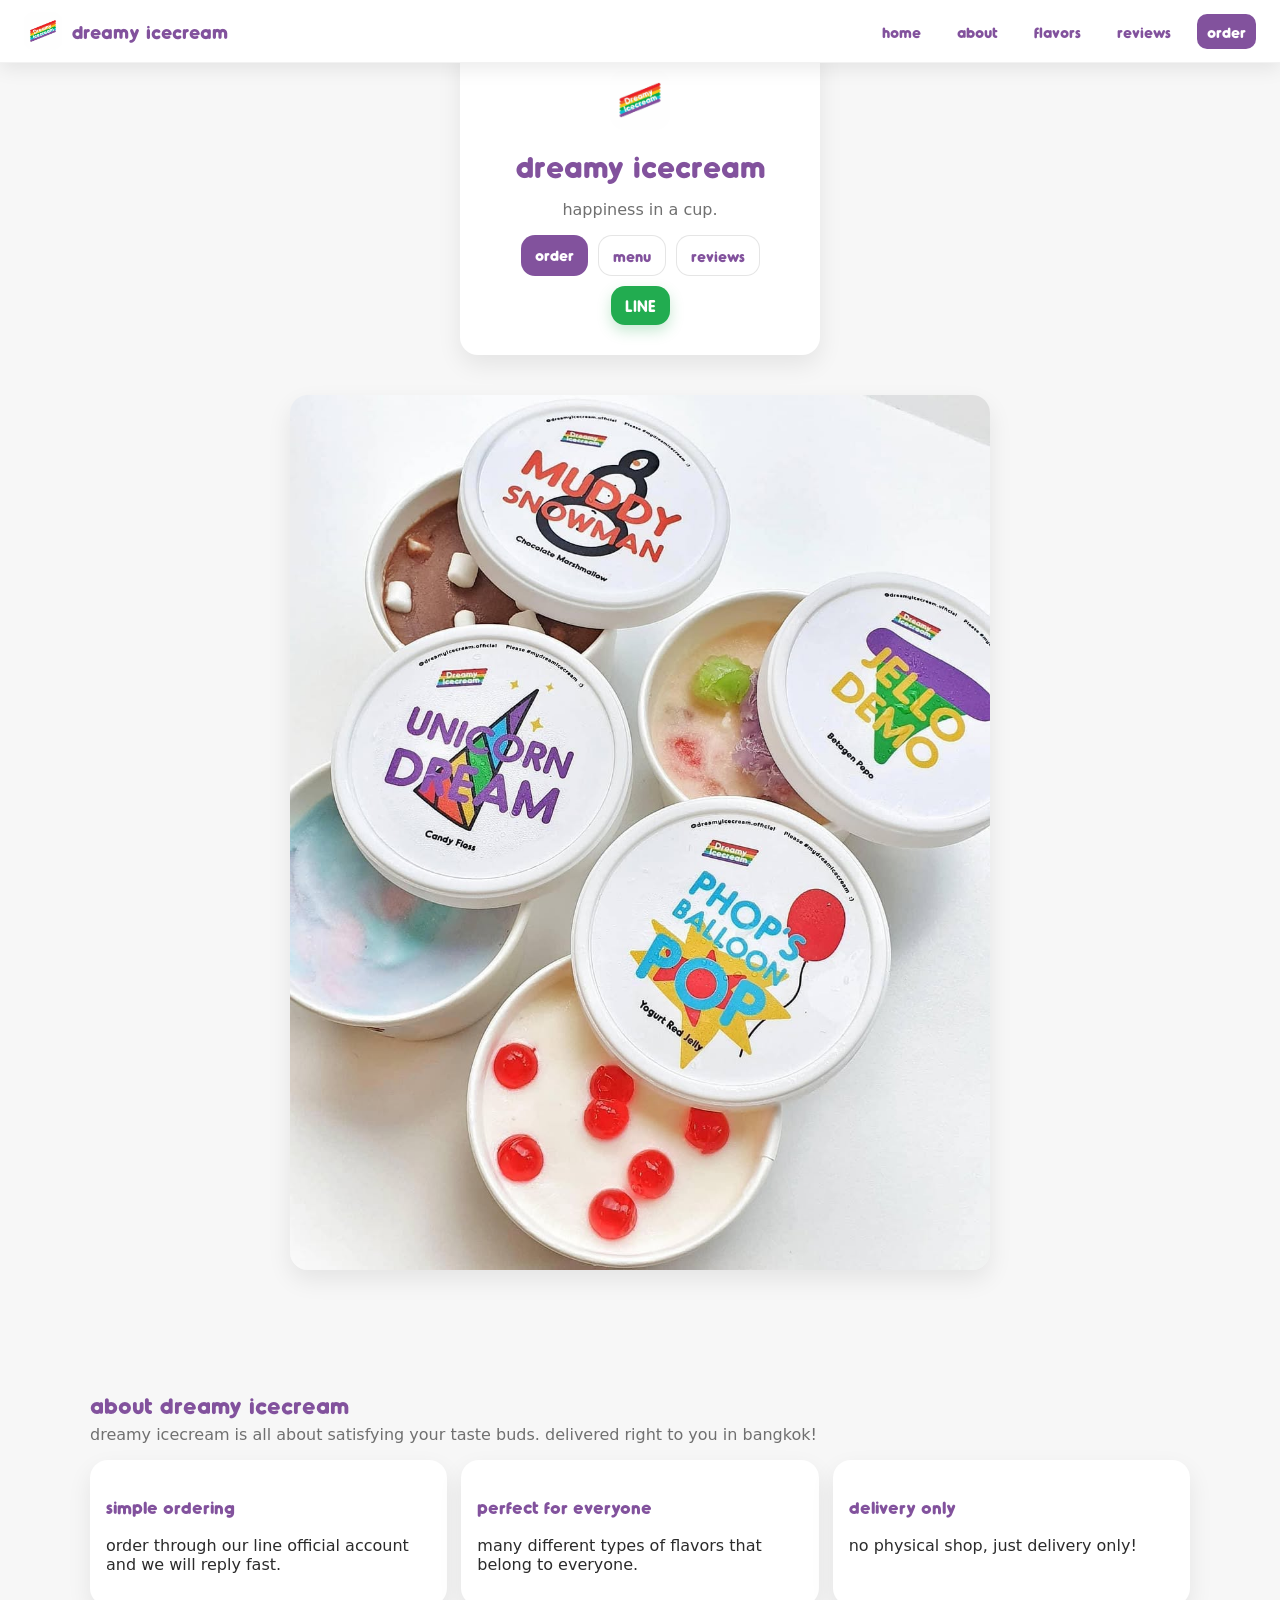
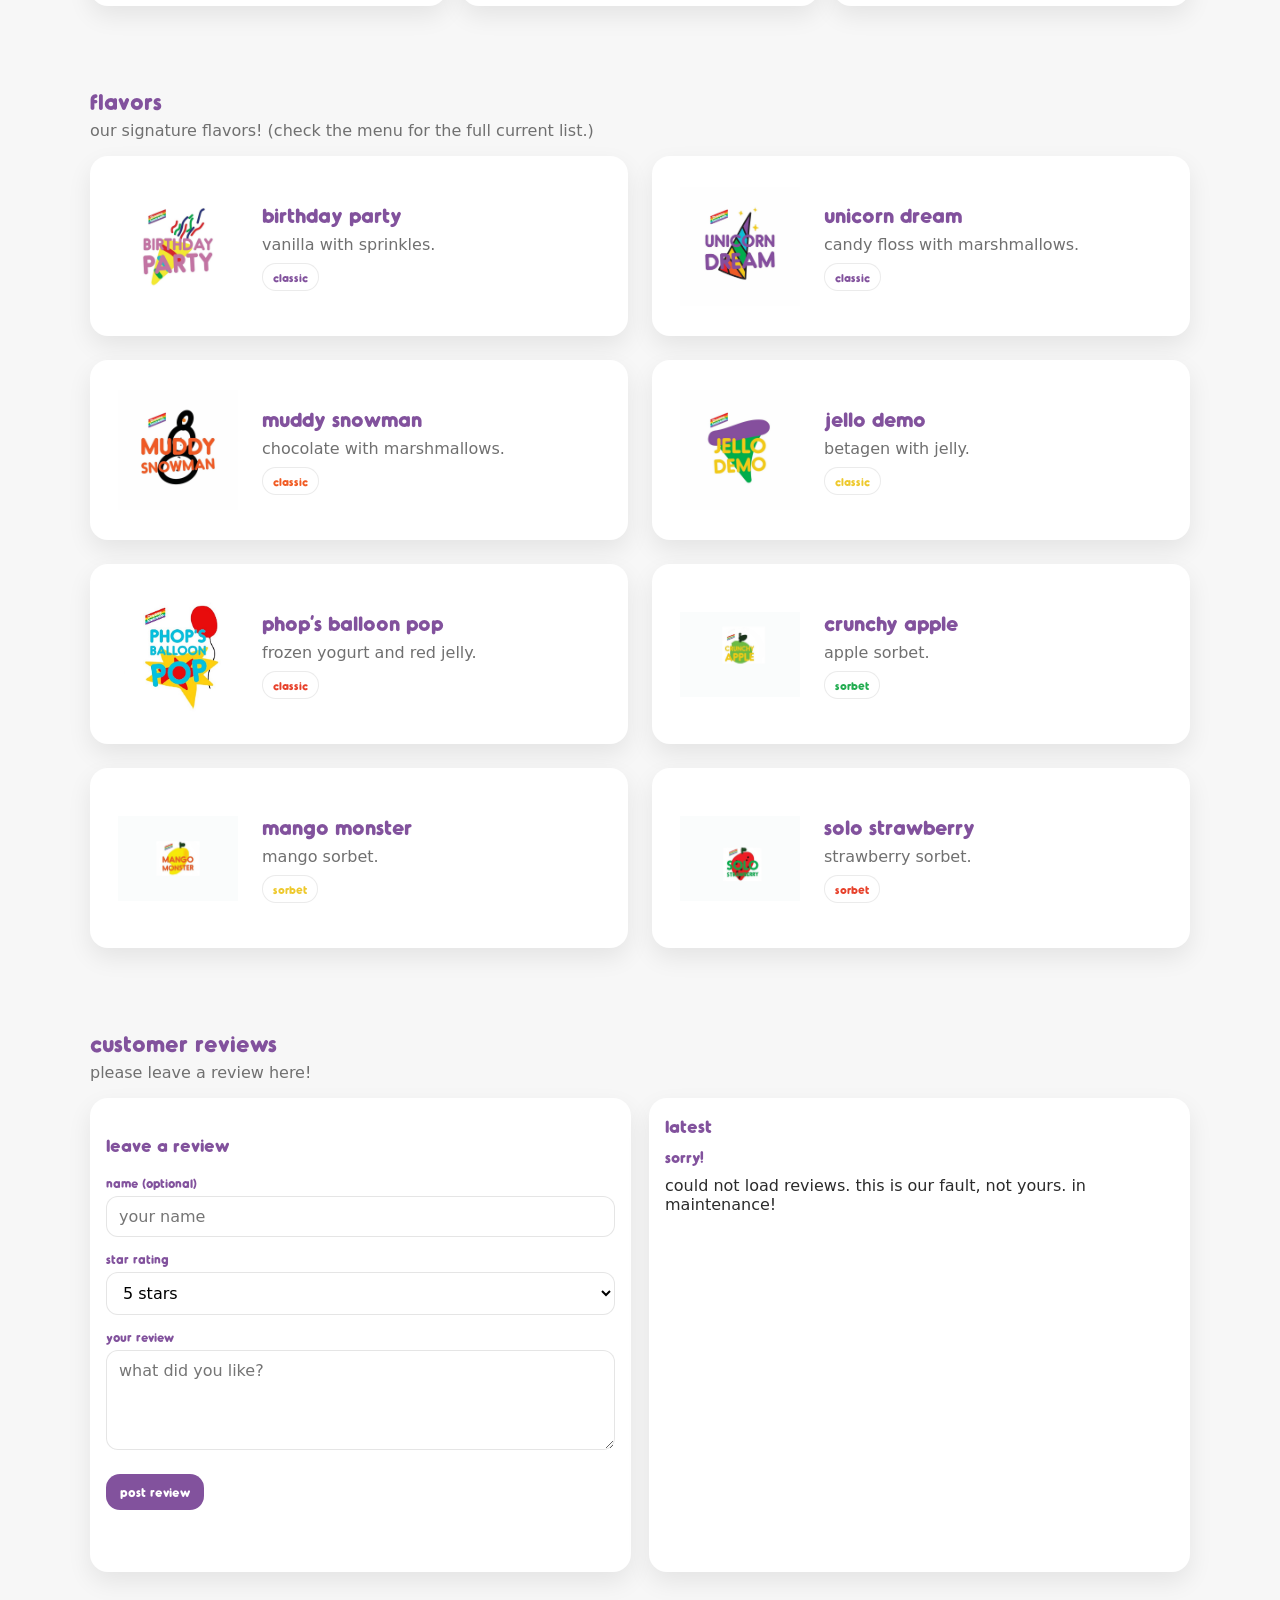
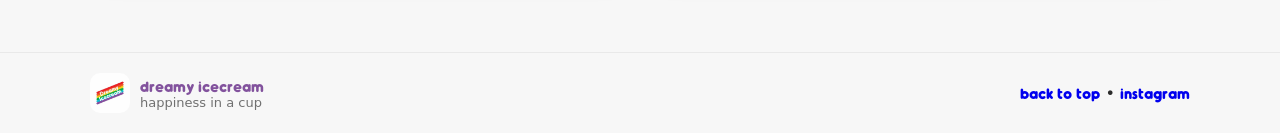
<file: index.html>
<!doctype html>
<html lang="en">
<head>
  <meta charset="utf-8" />
  <meta name="viewport" content="width=device-width,initial-scale=1" />
  <title>dreamy icecream — happiness in a cup</title>
  <meta name="description" content="dreamy icecream — bangkok delivery. happiness in a cup." />
  <link rel="stylesheet" href="style.css" />
</head>
<body>
  <header class="topbar">
    <div class="container topbar-inner">
      <a class="brand" href="#home" aria-label="dreamy icecream home">
        <img class="brand-mark" src="assets/logo.jpg" alt="dreamy icecream logo" />
        <span class="brand-text">dreamy icecream</span>
      </a>
      <nav class="nav" aria-label="site navigation">
  <a href="#home">home</a>
  <a href="#about">about</a>
  <a href="#flavors">flavors</a>
  <a href="#reviews">reviews</a>
  <a href="#order" class="nav-cta">order</a>
</nav>

      
    </div>
  </header>

  <main id="home">
    <section class="hero" id="home">
      <div class="container hero-clean">
        <div class="hero-center">
          <img class="hero-logo-big" src="assets/logo.jpg" alt="dreamy icecream logo" />
          <h1>dreamy icecream</h1>
          <p class="lead lead-center">happiness in a cup.</p>

          <div class="hero-buttons">
            <a class="btn btn-primary" href="#order">order</a>
            <a class="btn btn-ghost" href="#menu">menu</a>
            <a class="btn btn-ghost" href="#reviews">reviews</a>
            <a href="https://line.me/R/ti/p/%40414mnkzs" target="_blank" class="btn btn-line">LINE</a>
          </div>

       
        </div>

        <div class="hero-photo-card" aria-hidden="true">
          <img class="hero-photo-soft" src="assets/cups.jpg" alt="" />
        </div>
      </div>
    </section>

    <section class="section" id="about">
      <div class="container">
        <div class="section-head">
          <h2>about dreamy icecream</h2>
          <p>
            dreamy icecream is all about satisfying your taste buds. delivered right to you in bangkok!
          </p>
        </div>

        <div class="grid-3">
          <div class="card">
            <h3>simple ordering</h3>
            <p>order through our line official account and we will reply fast.</p>
          </div>
          <div class="card">
            <h3>perfect for everyone</h3>
            <p>many different types of flavors that belong to everyone.</p>
          </div>
          <div class="card">
            <h3>delivery only</h3>
            <p>no physical shop, just delivery only!</p>
          </div>
        </div>
      </div>
    </section>

  <section class="section" id="flavors">
  <div class="container">
    <div class="section-head">
      <h2>flavors</h2>
      <p>our signature flavors! (check the menu for the full current list.)</p>
    </div>

    <div class="flavor-grid">

      <a class="flavor-card flavor-link" href="birthday-party.html">
        <div class="flavor-imgwrap">
          <img src="assets/birthday_party.jpg">
        </div>
        <div class="flavor-body">
          <h3>birthday party</h3>
          <p>vanilla with sprinkles.</p>
          <span class="pill pill-purple">classic</span>
        </div>
      </a>

      <a class="flavor-card flavor-link" href="unicorn-dream.html">
        <div class="flavor-imgwrap">
          <img src="assets/unicorn_dream.jpg">
        </div>
        <div class="flavor-body">
          <h3>unicorn dream</h3>
          <p>candy floss with marshmallows.</p>
          <span class="pill pill-purple">classic</span>
        </div>
      </a>

      <a class="flavor-card flavor-link" href="muddy-snowman.html">
        <div class="flavor-imgwrap">
          <img src="assets/muddy_snowman.jpg">
        </div>
        <div class="flavor-body">
          <h3>muddy snowman</h3>
          <p>chocolate with marshmallows.</p>
          <span class="pill pill-orange">classic</span>
        </div>
      </a>

      <a class="flavor-card flavor-link" href="jello-demo.html">
        <div class="flavor-imgwrap">
          <img src="assets/phops_balloon_pop.jpg">
        </div>
        <div class="flavor-body">
          <h3>jello demo</h3>
          <p>betagen with jelly.</p>
          <span class="pill pill-yellow">classic</span>
        </div>
      </a>

      <!-- ✅ FIXED PHOP -->
      <a class="flavor-card flavor-link" href="phops-balloon-pop.html">
        <div class="flavor-imgwrap">
          <img src="assets/jello_demo.jpg">
        </div>
        <div class="flavor-body">
          <h3>phop’s balloon pop</h3>
          <p>frozen yogurt and red jelly.</p>
          <span class="pill pill-red">classic</span>
        </div>
      </a>

      <!-- ✅ FIXED CRUNCHY APPLE -->
      <a class="flavor-card flavor-link" href="crunchy-apple.html">
        <div class="flavor-imgwrap">
          <img src="assets/crunchy_apple.png">
        </div>
        <div class="flavor-body">
          <h3>crunchy apple</h3>
          <p>apple sorbet.</p>
          <span class="pill pill-green">sorbet</span>
        </div>
      </a>

      <!-- others (no page yet) -->
      <a class="flavor-card flavor-link" href="mango-monster.html">
  <div class="flavor-imgwrap">
    <img src="assets/mango_monster.png" alt="mango monster">
  </div>
  <div class="flavor-body">
    <h3>mango monster</h3>
    <p>mango sorbet.</p>
    <span class="pill pill-yellow">sorbet</span>
  </div>
</a>
    <a class="flavor-card flavor-link" href="solo-strawberry.html">
  <div class="flavor-imgwrap">
    <img src="assets/solo_strawberry.png" alt="solo strawberry">
  </div>
  <div class="flavor-body">
    <h3>solo strawberry</h3>
    <p>strawberry sorbet.</p>
    <span class="pill pill-red">sorbet</span>
  </div>
</a>

    </div>
  </div>
</section>
    
    <section class="section" id="reviews">
      <div class="container">
        <div class="section-head">
          <h2>customer reviews</h2>
          <p>please leave a review here!</p>
        </div>

        <div class="reviews-grid">
          <div class="card">
            <h3>leave a review</h3>

        
            <form id="review-form" class="review-form">
              <label class="field">
                <span class="label">name (optional)</span>
                <input class="input" type="text" id="review-name" placeholder="your name" maxlength="30" />
              </label>

              <label class="field">
                <span class="label">star rating</span>
                <select class="input" id="review-stars" required>
                  <option value="5">5 stars</option>
                  <option value="4">4 stars</option>
                  <option value="3">3 stars</option>
                  <option value="2">2 stars</option>
                  <option value="1">1 star</option>
                </select>
              </label>

              <label class="field">
                <span class="label">your review</span>
                <textarea class="input textarea" id="review-text" placeholder="what did you like?" maxlength="240" required></textarea>
              </label>

              <div class="order-actions">
                <button class="btn btn-primary" type="submit">post review</button>
              </div>

              <p class="muted tiny" id="review-status"></p>
            </form>
          </div>

          <div class="card">
            <div class="reviews-head">
              <h3>latest</h3>
              <div class="rating-pill" id="rating-pill">loading…</div>
            </div>
            <div id="reviews-list" class="reviews-list"></div>
          </div>
        </div>
      </div>
    </section>


    <footer class="footer">
      <div class="container footer-inner">
        <div class="footer-left">
          <img class="footer-logo" src="assets/logo.jpg" alt="dreamy icecream logo" />
          <div>
            <div class="footer-title">dreamy icecream</div>
            <div class="footer-sub">happiness in a cup</div>
          </div>
        </div>

        <div class="footer-right">
          <a href="#home">back to top</a>
          <span class="dot">•</span>
          <a href="https://instagram.com/dreamyicecream.official" target="_blank" rel="noreferrer">instagram</a>
        </div>
      </div>
    </footer>
  </main>

  <script>
    // instagram copy
    const copy = async (text) => {
      try { await navigator.clipboard.writeText(text); return true; }
      catch { return false; }
    };

    const igBtn = document.getElementById('copy-ig');
    igBtn?.addEventListener('click', async () => {
      const ok = await copy('@dreamyicecream.official');
      igBtn.textContent = ok ? 'copied' : 'copy failed';
      setTimeout(() => (igBtn.textContent = 'copy handle'), 1100);
    });

    // ---------------------------
    // shared reviews (supabase)
    // ---------------------------
    // 1) create a supabase project
    // 2) create table + rls (see readme.txt)
    // 3) paste your keys here:

    const SUPABASE_URL = "https://npjbgelehfoajubufnkg.supabase.co";
    const SUPABASE_ANON_KEY = "sb_publishable_pNUCo04Smp1V0dP4wvX4iQ_PvUn9_M9";



    const statusEl = document.getElementById('review-status');
    const listEl = document.getElementById('reviews-list');
    const pillEl = document.getElementById('rating-pill');

    const starRow = (n) => '★★★★★'.slice(0, n) + '☆☆☆☆☆'.slice(0, 5 - n);

    const setStatus = (t) => { if (statusEl) statusEl.textContent = t || ""; };

    const canRun = () => SUPABASE_URL.trim() && SUPABASE_ANON_KEY.trim();

    const fetchReviews = async () => {
      if (!canRun()) {
        if (pillEl) pillEl.textContent = 'setup needed';
        if (listEl) listEl.innerHTML = '<div class="empty">reviews are not enabled yet. add supabase keys in index.html.</div>';
        return [];
      }

      const url = `${SUPABASE_URL}/rest/v1/reviews?select=id,name,stars,text,created_at&order=id.desc&limit=50`;
      const res = await fetch(url, {
        headers: {
          apikey: SUPABASE_ANON_KEY,
          authorization: `Bearer ${SUPABASE_ANON_KEY}`
        }
      });

      if (!res.ok) throw new Error('failed to load reviews');
      return await res.json();
    };

    const render = async () => {
      try {
        const reviews = await fetchReviews();
        if (!Array.isArray(reviews) || !listEl) return;

        if (reviews.length === 0) {
          listEl.innerHTML = '<div class="empty">no reviews yet. be the first one.</div>';
          if (pillEl) pillEl.textContent = '0 reviews';
          return;
        }

        const avg = reviews.reduce((s, r) => s + (Number(r.stars) || 0), 0) / reviews.length;
        if (pillEl) pillEl.innerHTML = `
  <span class="rating-score">${avg.toFixed(1)} / 5</span>
  <span class="rating-count"> • ${reviews.length} review${reviews.length === 1 ? '' : 's'}</span>
`;

        listEl.innerHTML = reviews.map(r => {
          const name = (r.name || 'anonymous').replace(/</g,'&lt;').replace(/>/g,'&gt;');
          const text = (r.text || '').replace(/</g,'&lt;').replace(/>/g,'&gt;');
          const stars = Math.max(1, Math.min(5, Number(r.stars) || 5));
          const date = r.created_at ? new Date(r.created_at).toLocaleDateString() : '';
          return `
            <div class="review">
              <div class="review-top">
                <div class="review-name">${name}</div>
                <div class="review-stars" aria-label="${stars} out of 5 stars">${starRow(stars)}</div>
              </div>
              <div class="review-text">${text}</div>
              <div class="review-date">${date}</div>
            </div>
          `;
        }).join('');
      } catch (e) {
        if (pillEl) pillEl.textContent = 'sorry!';
        if (listEl) listEl.innerHTML = '<div class="empty">could not load reviews. this is our fault, not yours. in maintenance!</div>';
      }
    };

    const postReview = async ({ name, stars, text }) => {
      const url = `${SUPABASE_URL}/rest/v1/reviews`;
      const res = await fetch(url, {
        method: 'POST',
        headers: {
          'content-type': 'application/json',
          apikey: SUPABASE_ANON_KEY,
          authorization: `Bearer ${SUPABASE_ANON_KEY}`,
          prefer: 'return=minimal'
        },
        body: JSON.stringify({ name, stars, text })
      });
      if (!res.ok) throw new Error('failed to post');
    };

    const form = document.getElementById('review-form');
    form?.addEventListener('submit', async (e) => {
      e.preventDefault();
      setStatus('');

      if (!canRun()) {
        setStatus('setup needed: add supabase url + anon key in index.html');
        return;
      }

      const name = (document.getElementById('review-name')?.value || '').trim();
      const stars = parseInt(document.getElementById('review-stars')?.value || '5', 10);
      const text = (document.getElementById('review-text')?.value || '').trim();
      if (!text) return;

      try {
        setStatus('posting…');
        await postReview({ name, stars: Math.max(1, Math.min(5, stars)), text });
        const t = document.getElementById('review-text');
        if (t) t.value = '';
        setStatus('posted');
        await render();
        setTimeout(() => setStatus(''), 1200);
      } catch {
        setStatus('could not post. check supabase rls + keys.');
      }
    });

    render();
    function openMenuPopup(){
  document.getElementById("menuPopup").style.display = "flex";
}

function closeMenuPopup(){
  document.getElementById("menuPopup").style.display = "none";
}
  </script>
</body>
</html>
<!-- deploy -->
</file>
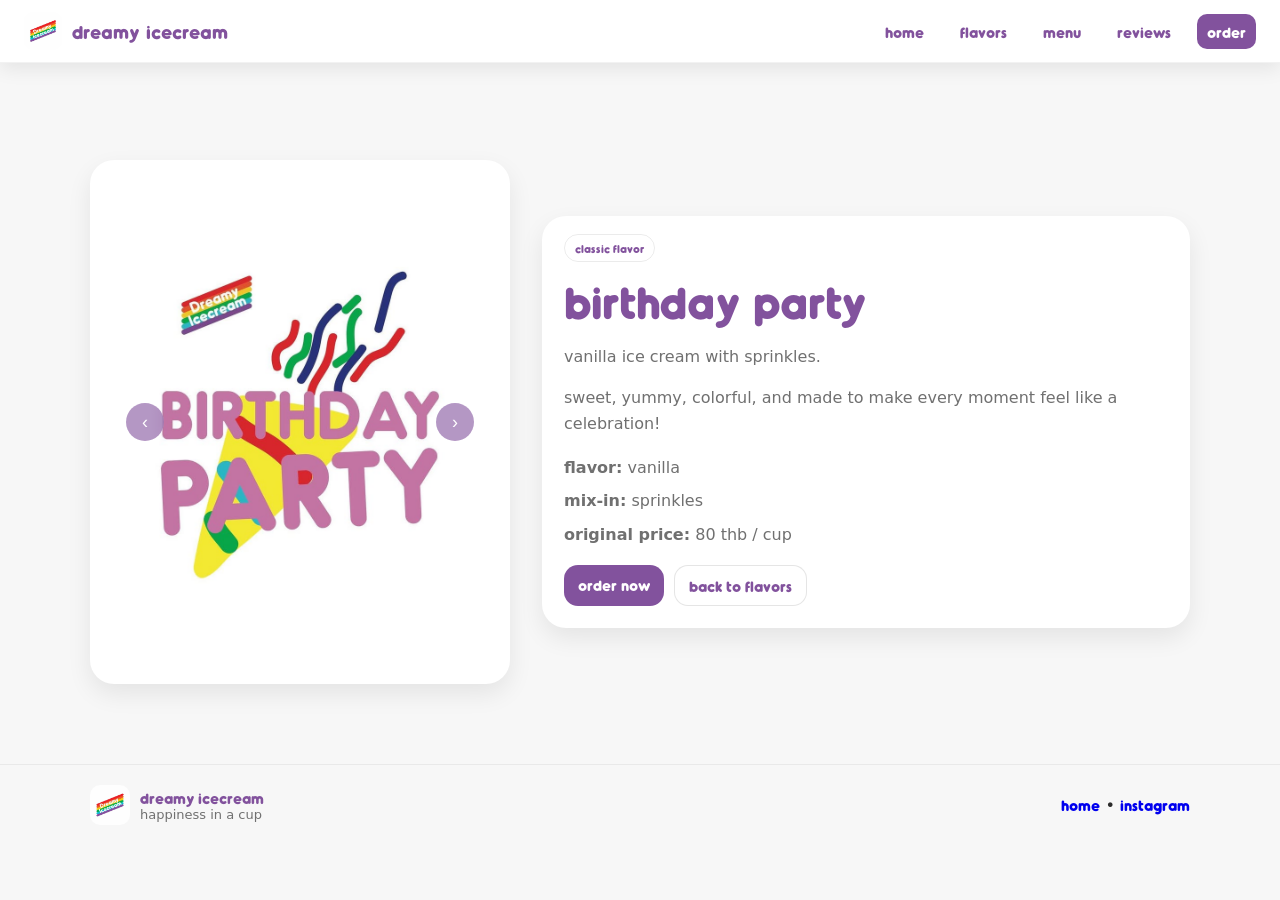
<file: birthday-party.html>
<!doctype html>
<html lang="en">
<head>
  <meta charset="utf-8" />
  <meta name="viewport" content="width=device-width,initial-scale=1" />
  <title>birthday party — dreamy icecream</title>
  <link rel="stylesheet" href="style.css" />
</head>

<body>
  <header class="topbar">
    <div class="container topbar-inner">
      <a class="brand" href="index.html#home">
        <img class="brand-mark" src="assets/logo.jpg" alt="dreamy icecream logo" />
        <span class="brand-text">dreamy icecream</span>
      </a>

      <nav class="nav">
        <a href="index.html#home">home</a>
        <a href="index.html#flavors">flavors</a>
        <a href="index.html#menu">menu</a>
        <a href="index.html#reviews">reviews</a>
        <a href="index.html#order" class="nav-cta">order</a>
      </nav>
    </div>
  </header>

  <main class="birthday-page">
    <section class="birthday-section">
      <div class="container birthday-layout">

        <div class="birthday-carousel-card">
          <div class="birthday-carousel">
            <div class="birthday-track" id="birthdayTrack">
              <img src="assets/birthday_party.jpg" alt="birthday party ice cream">
              <img src="assets/birthday_party2.jpg" alt="birthday party ice cream2">
              <img src="assets/birthday_party3.jpg" alt="birthday party ice cream3">
            </div>

            <button class="birthday-arrow birthday-prev" onclick="moveBirthdaySlide(-1)">
  <span>‹</span>
</button>

<button class="birthday-arrow birthday-next" onclick="moveBirthdaySlide(1)">
  <span>›</span>
</button>
          </div>
        </div>

        <div class="birthday-info-card">
          <span class="pill pill-purple">classic flavor</span>
          <h1>birthday party </h1>
          <p class="lead">vanilla ice cream with sprinkles.</p>

          <p>
            sweet, yummy, colorful, and made to make every moment feel like a celebration!
          </p>

          <div class="birthday-details">
            <div><strong>flavor:</strong> vanilla</div>
            <div><strong>mix-in:</strong> sprinkles</div>
            <div><strong>original price:</strong> 80 thb / cup</div>
          </div>

          <div class="order-actions">
            <a class="btn btn-primary" href="index.html#order">order now</a>
            <a class="btn btn-ghost" href="index.html#flavors">back to flavors</a>
          </div>
        </div>

      </div>
    </section>
  </main>

  <footer class="footer">
    <div class="container footer-inner">
      <div class="footer-left">
        <img class="footer-logo" src="assets/logo.jpg" alt="dreamy icecream logo" />
        <div>
          <div class="footer-title">dreamy icecream</div>
          <div class="footer-sub">happiness in a cup</div>
        </div>
      </div>
      <div class="footer-right">
        <a href="index.html#home">home</a>
        <span class="dot">•</span>
        <a href="https://instagram.com/dreamyicecream.official" target="_blank">instagram</a>
      </div>
    </div>
  </footer>

  <script>
    let birthdaySlide = 0;

    function moveBirthdaySlide(step){
      const track = document.getElementById("birthdayTrack");
      const total = track.children.length;

      birthdaySlide = (birthdaySlide + step + total) % total;
      track.style.transform = `translateX(-${birthdaySlide * 100}%)`;
    }
  </script>
</body>
</html>
</file>
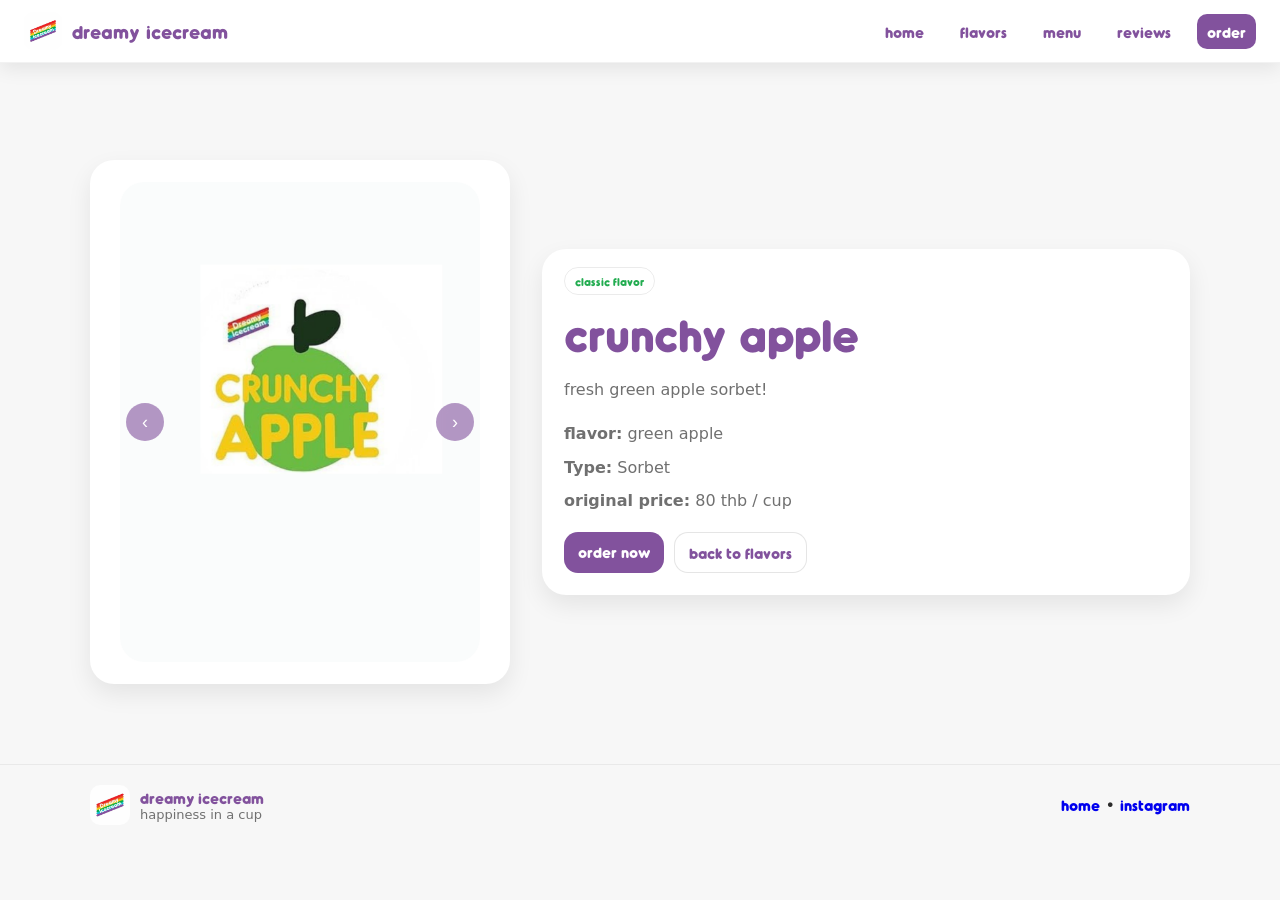
<file: crunchy-apple.html>
<!doctype html>
<html lang="en">
<head>
  <meta charset="utf-8" />
  <meta name="viewport" content="width=device-width,initial-scale=1" />
  <title>crunchy apple — dreamy icecream</title>
  <link rel="stylesheet" href="style.css" />
</head>

<body>
  <header class="topbar">
    <div class="container topbar-inner">
      <a class="brand" href="index.html#home">
        <img class="brand-mark" src="assets/logo.jpg" alt="logo" />
        <span class="brand-text">dreamy icecream</span>
      </a>

      <nav class="nav">
        <a href="index.html#home">home</a>
        <a href="index.html#flavors">flavors</a>
        <a href="index.html#menu">menu</a>
        <a href="index.html#reviews">reviews</a>
        <a href="index.html#order" class="nav-cta">order</a>
      </nav>
    </div>
  </header>

  <main class="birthday-page">
    <section class="birthday-section">
      <div class="container birthday-layout">

        <!-- CAROUSEL -->
        <div class="birthday-carousel-card">
          <div class="birthday-carousel">
            <div class="birthday-track" id="appleTrack">
              <img src="assets/crunchy_apple.png" alt="Crunchy Apple 1">
  <img src="assets/crunchy_apple.png" alt="Crunchy Apple 2">
  <img src="assets/crunchy_apple2.png" alt="Crunchy Apple 3">
            </div>

            <button class="birthday-arrow birthday-prev" onclick="moveApple(-1)">‹</button>
            <button class="birthday-arrow birthday-next" onclick="moveApple(1)">›</button>
          </div>
        </div>

        <!-- INFO -->
        <div class="birthday-info-card">
          <span class="pill pill-green">classic flavor</span>

          <h1>crunchy apple</h1>

          <p>fresh green apple sorbet!</p>

          <div class="birthday-details">
            <div><strong>flavor:</strong> green apple</div>
            <div><strong>Type:</strong> Sorbet</div>
            <div><strong>original price:</strong> 80 thb / cup</div>
          </div>

          <div class="order-actions">
            <a class="btn btn-primary" href="index.html#order">order now</a>
            <a class="btn btn-ghost" href="index.html#flavors">back to flavors</a>
          </div>
        </div>

      </div>
    </section>
  </main>

  <footer class="footer">
    <div class="container footer-inner">
      <div class="footer-left">
        <img class="footer-logo" src="assets/logo.jpg" alt="logo" />
        <div>
          <div class="footer-title">dreamy icecream</div>
          <div class="footer-sub">happiness in a cup</div>
        </div>
      </div>

      <div class="footer-right">
        <a href="index.html#home">home</a>
        <span class="dot">•</span>
        <a href="https://instagram.com/dreamyicecream.official" target="_blank">instagram</a>
      </div>
    </div>
  </footer>

  <script>
    let appleSlide = 0;

    function moveApple(step){
      const track = document.getElementById("appleTrack");
      const total = track.children.length;

      appleSlide = (appleSlide + step + total) % total;
      track.style.transform = `translateX(-${appleSlide * 100}%)`;
    }
  </script>
</body>
</html>
</file>
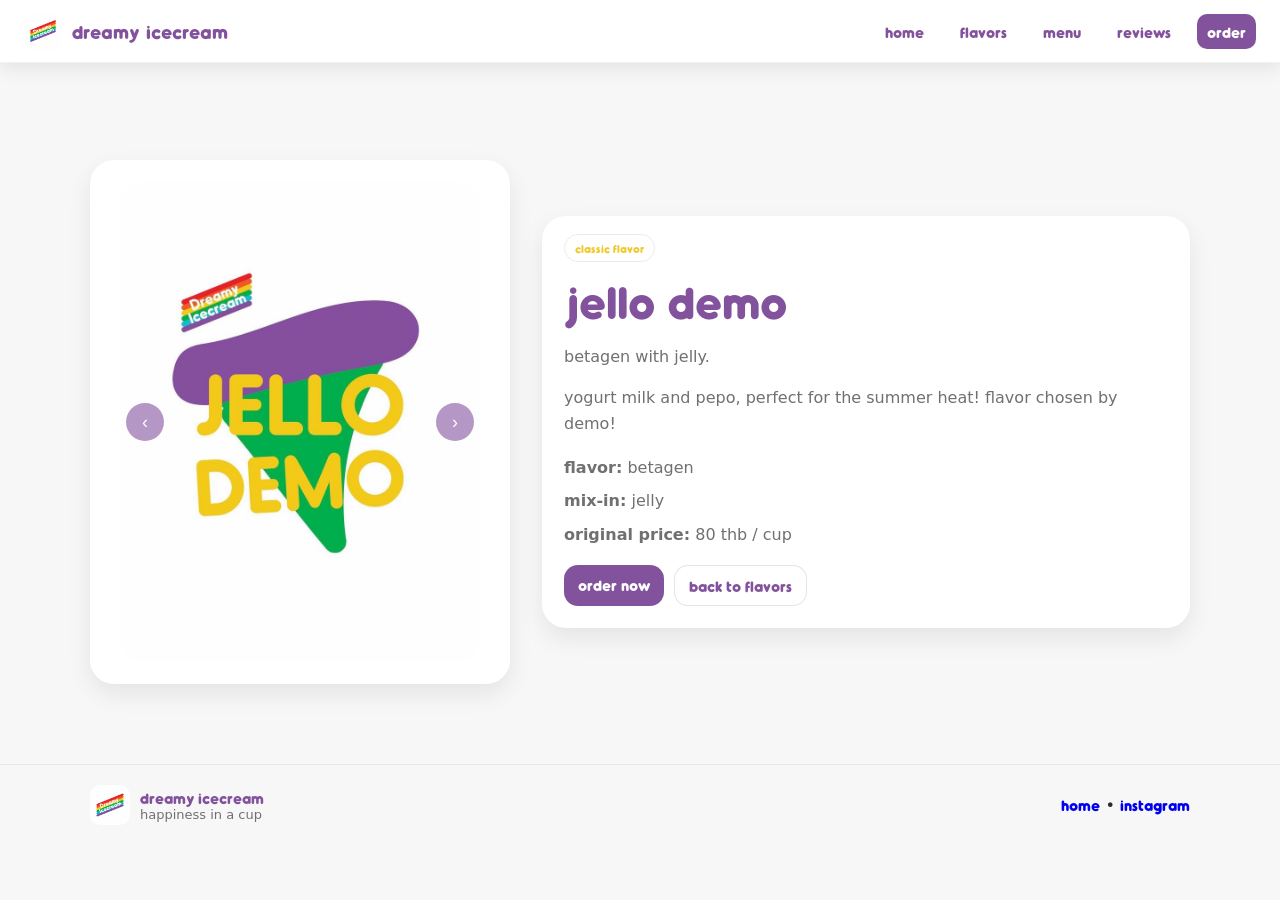
<file: jello-demo.html>
<!doctype html>
<html lang="en">
<head>
  <meta charset="utf-8" />
  <meta name="viewport" content="width=device-width,initial-scale=1" />
  <title>jello demo — dreamy icecream</title>
  <link rel="stylesheet" href="style.css" />
</head>

<body>
  <header class="topbar">
    <div class="container topbar-inner">
      <a class="brand" href="index.html#home">
        <img class="brand-mark" src="assets/logo.jpg" alt="logo" />
        <span class="brand-text">dreamy icecream</span>
      </a>

      <nav class="nav">
        <a href="index.html#home">home</a>
        <a href="index.html#flavors">flavors</a>
        <a href="index.html#menu">menu</a>
        <a href="index.html#reviews">reviews</a>
        <a href="index.html#order" class="nav-cta">order</a>
      </nav>
    </div>
  </header>

  <main class="birthday-page">
    <section class="birthday-section">
      <div class="container birthday-layout">

        <div class="birthday-carousel-card">
          <div class="birthday-carousel">
            <div class="birthday-track" id="jelloTrack">
              <img src="assets/phops_balloon_pop.jpg" alt="jello demo 1">
              <img src="assets/jello_demo2.jpg" alt="jello demo 2">
            </div>

            <button class="birthday-arrow birthday-prev" onclick="moveJelloSlide(-1)">‹</button>
            <button class="birthday-arrow birthday-next" onclick="moveJelloSlide(1)">›</button>
          </div>
        </div>

        <div class="birthday-info-card">
          <span class="pill pill-yellow">classic flavor</span>
          <h1>jello demo</h1>
          <p class="lead">betagen with jelly.</p>
          <p>yogurt milk and pepo, perfect for the summer heat! flavor chosen by demo! </p>

          <div class="birthday-details">
            <div><strong>flavor:</strong> betagen</div>
            <div><strong>mix-in:</strong> jelly</div>
            <div><strong>original price:</strong> 80 thb / cup</div>
          </div>

          <div class="order-actions">
            <a class="btn btn-primary" href="index.html#order">order now</a>
            <a class="btn btn-ghost" href="index.html#flavors">back to flavors</a>
          </div>
        </div>

      </div>
    </section>
  </main>

  <footer class="footer">
    <div class="container footer-inner">
      <div class="footer-left">
        <img class="footer-logo" src="assets/logo.jpg" alt="logo" />
        <div>
          <div class="footer-title">dreamy icecream</div>
          <div class="footer-sub">happiness in a cup</div>
        </div>
      </div>

      <div class="footer-right">
        <a href="index.html#home">home</a>
        <span class="dot">•</span>
        <a href="https://instagram.com/dreamyicecream.official" target="_blank">instagram</a>
      </div>
    </div>
  </footer>

  <script>
    let jelloSlide = 0;

    function moveJelloSlide(step) {
      const track = document.getElementById("jelloTrack");
      const total = track.children.length;

      jelloSlide = (jelloSlide + step + total) % total;
      track.style.transform = `translateX(-${jelloSlide * 100}%)`;
    }
  </script>
</body>
</html>
</file>
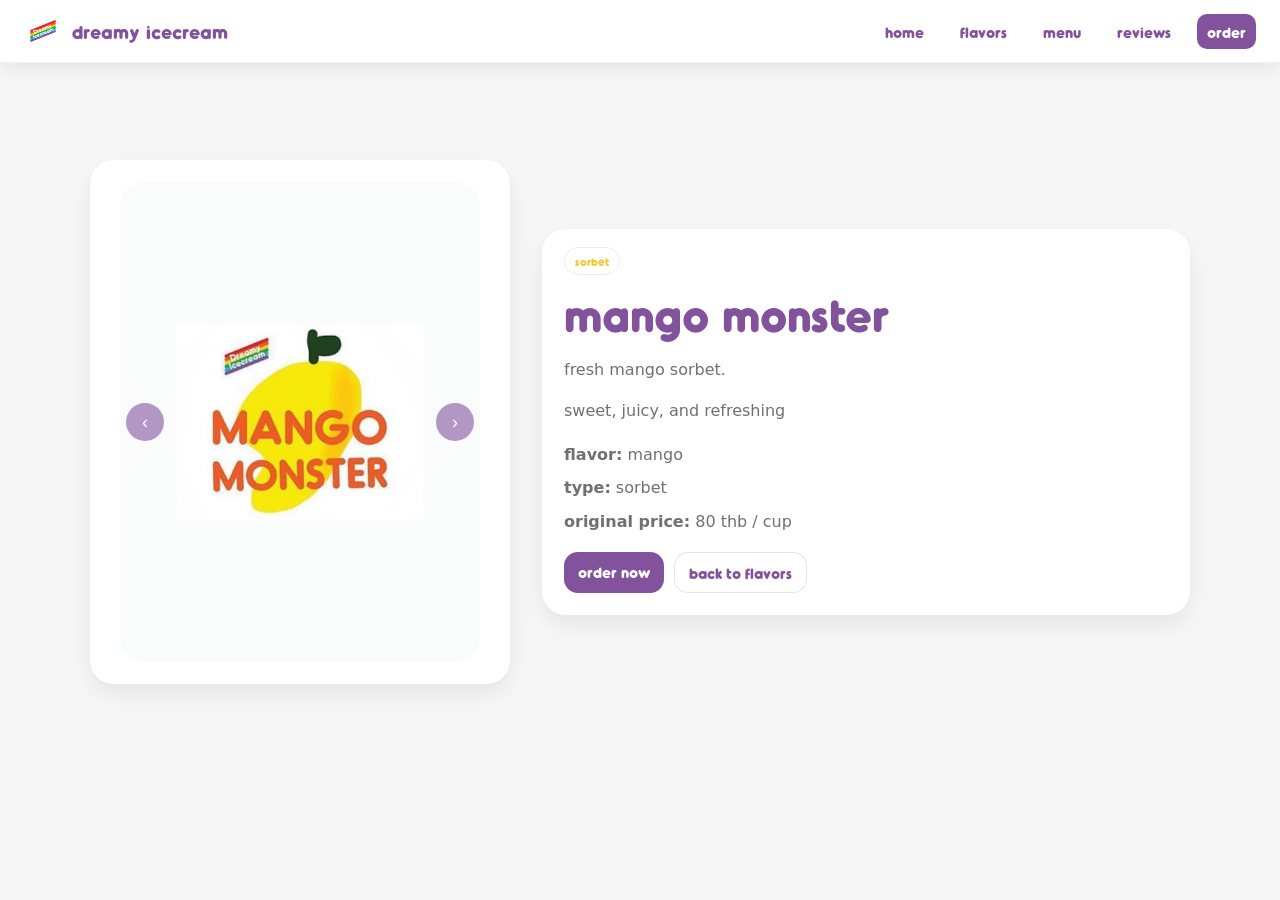
<file: mango-monster.html>
<!doctype html>
<html lang="en">
<head>
  <meta charset="utf-8" />
  <meta name="viewport" content="width=device-width,initial-scale=1" />
  <title>Mango Monster — dreamy icecream</title>
  <link rel="stylesheet" href="style.css" />
</head>

<body>
  <header class="topbar">
    <div class="container topbar-inner">
      <a class="brand" href="index.html#home">
        <img class="brand-mark" src="assets/logo.jpg" alt="logo" />
        <span class="brand-text">dreamy icecream</span>
      </a>

      <nav class="nav">
        <a href="index.html#home">home</a>
        <a href="index.html#flavors">flavors</a>
        <a href="index.html#menu">menu</a>
        <a href="index.html#reviews">reviews</a>
        <a href="index.html#order" class="nav-cta">order</a>
      </nav>
    </div>
  </header>

  <main class="birthday-page">
    <section class="birthday-section">
      <div class="container birthday-layout">

        <!-- carousel -->
        <div class="birthday-carousel-card">
          <div class="birthday-carousel">
            <div class="birthday-track" id="mangoTrack">
              <img src="assets/mango_monster.png" alt="Mango Monster 1">
              <img src="assets/mango_monster.png" alt="Mango Monster 2">
              <img src="assets/mango_monster2.png" alt="Mango Monster 3">
            </div>

            <button class="birthday-arrow birthday-prev" onclick="moveMango(-1)">‹</button>
            <button class="birthday-arrow birthday-next" onclick="moveMango(1)">›</button>
          </div>
        </div>

        <!-- info -->
        <div class="birthday-info-card">
          <span class="pill pill-yellow">sorbet</span>

          <h1>mango monster</h1>

          <p class="lead">fresh mango sorbet.</p>
          <p>sweet, juicy, and refreshing </p>

          <div class="birthday-details">
            <div><strong>flavor:</strong> mango</div>
            <div><strong>type:</strong> sorbet</div>
            <div><strong>original price:</strong> 80 thb / cup</div>
          </div>

          <div class="order-actions">
            <a class="btn btn-primary" href="index.html#order">order now</a>
            <a class="btn btn-ghost" href="index.html#flavors">back to flavors</a>
          </div>
        </div>

      </div>
    </section>
  </main>

  <script>
    let mangoSlide = 0;

    function moveMango(step){
      const track = document.getElementById("mangoTrack");
      const total = track.children.length;

      mangoSlide = (mangoSlide + step + total) % total;
      track.style.transform = `translateX(-${mangoSlide * 100}%)`;
    }
  </script>
</body>
</html>
</file>
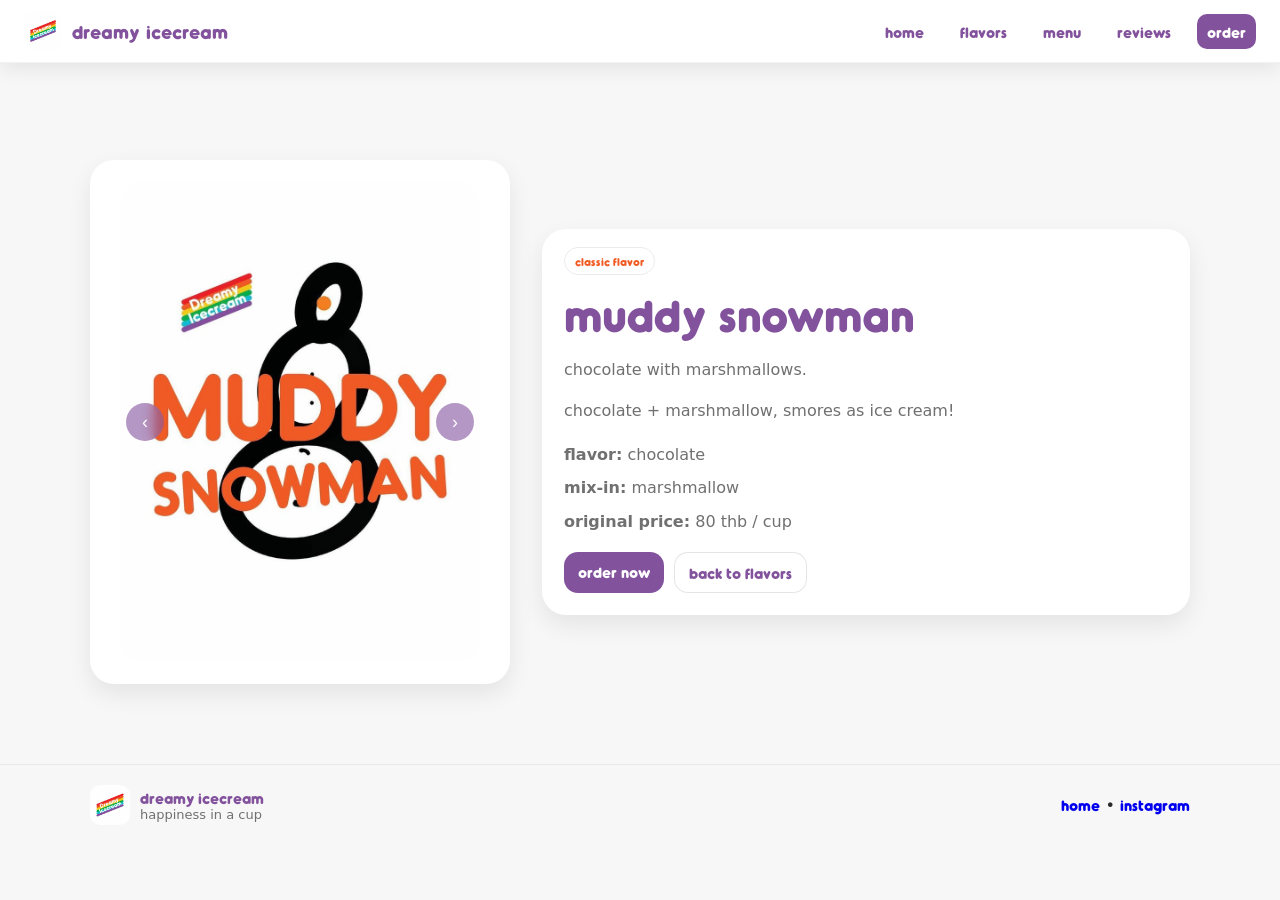
<file: muddy-snowman.html>
<!doctype html>
<html lang="en">
<head>
  <meta charset="utf-8" />
  <meta name="viewport" content="width=device-width,initial-scale=1" />
  <title>muddy snowman — dreamy icecream</title>
  <link rel="stylesheet" href="style.css" />
</head>

<body>
  <header class="topbar">
    <div class="container topbar-inner">
      <a class="brand" href="index.html#home">
        <img class="brand-mark" src="assets/logo.jpg" alt="logo" />
        <span class="brand-text">dreamy icecream</span>
      </a>

      <nav class="nav">
        <a href="index.html#home">home</a>
        <a href="index.html#flavors">flavors</a>
        <a href="index.html#menu">menu</a>
        <a href="index.html#reviews">reviews</a>
        <a href="index.html#order" class="nav-cta">order</a>
      </nav>
    </div>
  </header>

  <main class="birthday-page">
    <section class="birthday-section">
      <div class="container birthday-layout">

        <div class="birthday-carousel-card">
          <div class="birthday-carousel">
            <div class="birthday-track" id="jelloTrack">
              <img src="assets/muddy_snowman.jpg" alt="muddy snowman">
               <img src="assets/muddy_snowman2.jpg" alt="muddy snowman2">
              <img src="assets/muddy_snowman3.jpg" alt="muddy snowman3">
            </div>

            <button class="birthday-arrow birthday-prev" onclick="moveJelloSlide(-1)">‹</button>
            <button class="birthday-arrow birthday-next" onclick="moveJelloSlide(1)">›</button>
          </div>
        </div>

        <div class="birthday-info-card">
          <span class="pill pill-orange">classic flavor</span>
          <h1>muddy snowman</h1>
          <p class="lead">chocolate with marshmallows.</p>
          <p>chocolate + marshmallow, smores as ice cream! </p>

          <div class="birthday-details">
            <div><strong>flavor:</strong> chocolate</div>
            <div><strong>mix-in:</strong> marshmallow</div>
            <div><strong>original price:</strong> 80 thb / cup</div>
          </div>

          <div class="order-actions">
            <a class="btn btn-primary" href="index.html#order">order now</a>
            <a class="btn btn-ghost" href="index.html#flavors">back to flavors</a>
          </div>
        </div>

      </div>
    </section>
  </main>

  <footer class="footer">
    <div class="container footer-inner">
      <div class="footer-left">
        <img class="footer-logo" src="assets/logo.jpg" alt="logo" />
        <div>
          <div class="footer-title">dreamy icecream</div>
          <div class="footer-sub">happiness in a cup</div>
        </div>
      </div>

      <div class="footer-right">
        <a href="index.html#home">home</a>
        <span class="dot">•</span>
        <a href="https://instagram.com/dreamyicecream.official" target="_blank">instagram</a>
      </div>
    </div>
  </footer>

  <script>
    let jelloSlide = 0;

    function moveJelloSlide(step) {
      const track = document.getElementById("jelloTrack");
      const total = track.children.length;

      jelloSlide = (jelloSlide + step + total) % total;
      track.style.transform = `translateX(-${jelloSlide * 100}%)`;
    }
  </script>
</body>
</html>
</file>
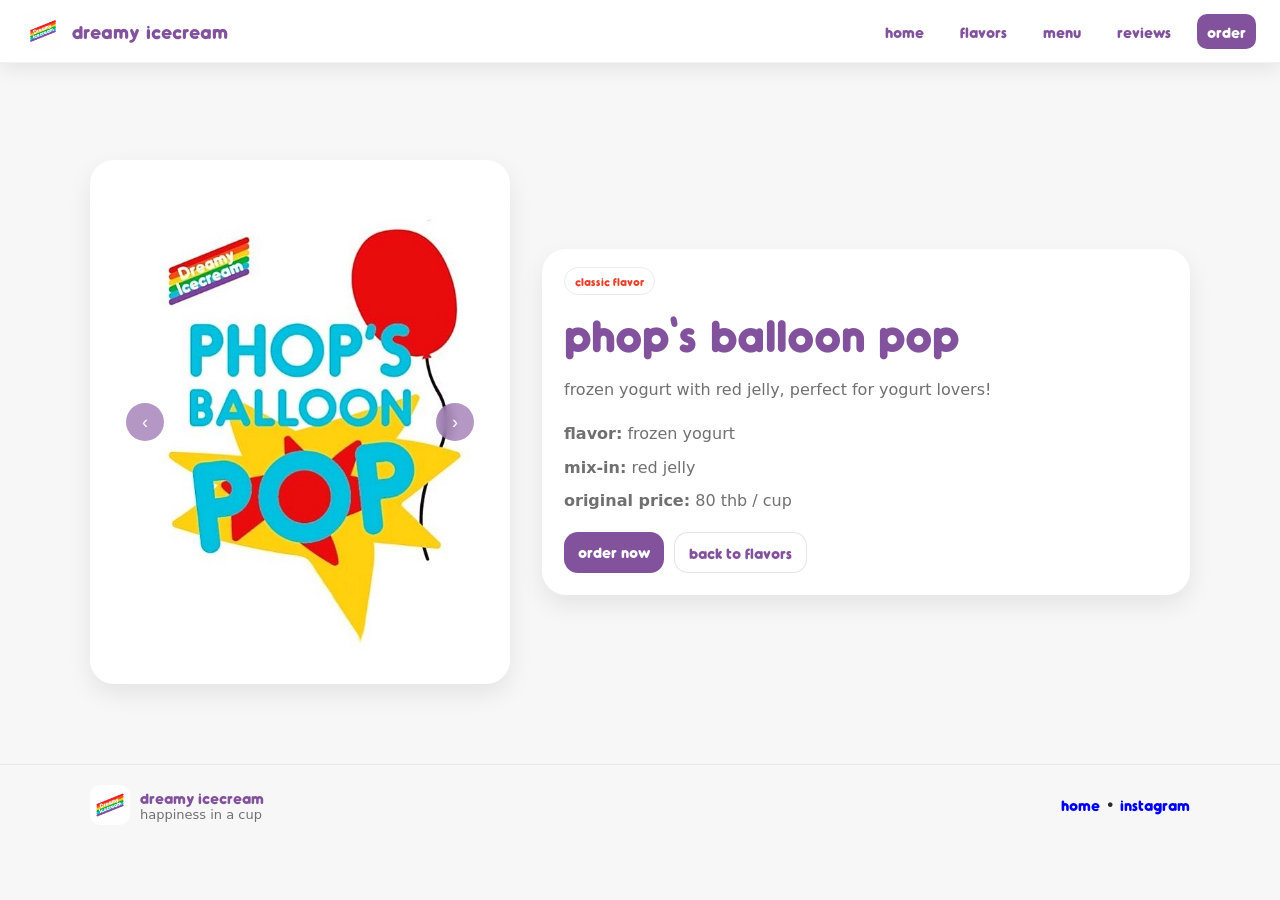
<file: phops-balloon-pop.html>
<!doctype html>
<html lang="en">
<head>
  <meta charset="utf-8" />
  <meta name="viewport" content="width=device-width,initial-scale=1" />
  <title>phop’s balloon pop — dreamy icecream</title>
  <link rel="stylesheet" href="style.css" />
</head>

<body>
  <header class="topbar">
    <div class="container topbar-inner">
      <a class="brand" href="index.html#home">
        <img class="brand-mark" src="assets/logo.jpg" alt="logo" />
        <span class="brand-text">dreamy icecream</span>
      </a>

      <nav class="nav">
        <a href="index.html#home">home</a>
        <a href="index.html#flavors">flavors</a>
        <a href="index.html#menu">menu</a>
        <a href="index.html#reviews">reviews</a>
        <a href="index.html#order" class="nav-cta">order</a>
      </nav>
    </div>
  </header>

  <main class="birthday-page">
    <section class="birthday-section">
      <div class="container birthday-layout">

        <div class="birthday-carousel-card">
          <div class="birthday-carousel">
            <div class="birthday-track" id="phopTrack">
              <img src="assets/jello_demo.jpg" alt="Phop’s Balloon Pop 1">
              <img src="assets/phops_balloon_pop2.jpg" alt="Phop’s Balloon Pop 2">
              <img src="assets/phops_balloon_pop3.jpg" alt="Phop’s Balloon Pop 3">
            </div>

            <button class="birthday-arrow birthday-prev" onclick="movePhopSlide(-1)">‹</button>
            <button class="birthday-arrow birthday-next" onclick="movePhopSlide(1)">›</button>
          </div>
        </div>

        <div class="birthday-info-card">
          <span class="pill pill-red">classic flavor</span>
          <h1>phop's balloon pop</h1>
          <p>frozen yogurt with red jelly, perfect for yogurt lovers!</p>

          <div class="birthday-details">
            <div><strong>flavor:</strong> frozen yogurt</div>
            <div><strong>mix-in:</strong> red jelly</div>
            <div><strong>original price:</strong> 80 thb / cup</div>
          </div>

          <div class="order-actions">
            <a class="btn btn-primary" href="index.html#order">order now</a>
            <a class="btn btn-ghost" href="index.html#flavors">back to flavors</a>
          </div>
        </div>

      </div>
    </section>
  </main>

  <footer class="footer">
    <div class="container footer-inner">
      <div class="footer-left">
        <img class="footer-logo" src="assets/logo.jpg" alt="logo" />
        <div>
          <div class="footer-title">dreamy icecream</div>
          <div class="footer-sub">happiness in a cup</div>
        </div>
      </div>

      <div class="footer-right">
        <a href="index.html#home">home</a>
        <span class="dot">•</span>
        <a href="https://instagram.com/dreamyicecream.official" target="_blank">instagram</a>
      </div>
    </div>
  </footer>

  <script>
    let phopSlide = 0;

    function movePhopSlide(step) {
      const track = document.getElementById("phopTrack");
      const total = track.children.length;

      phopSlide = (phopSlide + step + total) % total;
      track.style.transform = `translateX(-${phopSlide * 100}%)`;
    }
  </script>
</body>
</html>
</file>
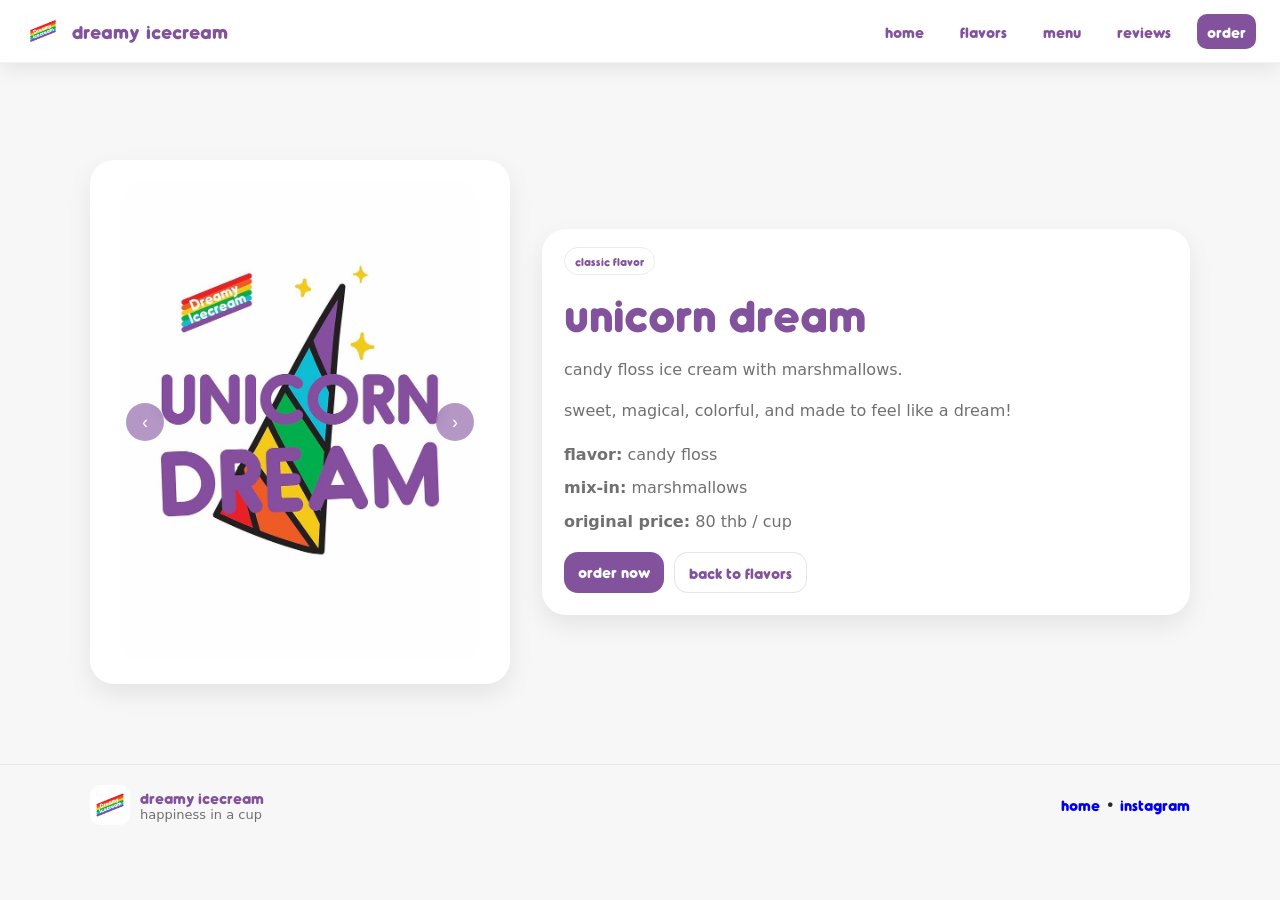
<file: unicorn-dream.html>
<!doctype html>
<html lang="en">
<head>
  <meta charset="utf-8" />
  <meta name="viewport" content="width=device-width,initial-scale=1" />
  <title>unicorn dream — dreamy icecream</title>
  <link rel="stylesheet" href="style.css" />
</head>
<body>
  <header class="topbar">
    <div class="container topbar-inner">
      <a class="brand" href="index.html#home">
        <img class="brand-mark" src="assets/logo.jpg" alt="dreamy icecream logo" />
        <span class="brand-text">dreamy icecream</span>
      </a>
      <nav class="nav">
        <a href="index.html#home">home</a>
        <a href="index.html#flavors">flavors</a>
        <a href="index.html#menu">menu</a>
        <a href="index.html#reviews">reviews</a>
        <a href="index.html#order" class="nav-cta">order</a>
      </nav>
    </div>
  </header>

  <main class="birthday-page">
    <section class="birthday-section">
      <div class="container birthday-layout">
        <div class="birthday-carousel-card">
          <div class="birthday-carousel">
            <div class="birthday-track" id="unicornTrack">
              <img src="assets/unicorn_dream.jpg" alt="unicorn dream ice cream">
               <img src="assets/unicorn_dream2.jpg" alt="unicorn dream ice cream">
               <img src="assets/unicorn_dream3.jpg" alt="unicorn dream ice cream">
            </div>

            <button class="birthday-arrow birthday-prev" onclick="moveUnicornSlide(-1)">
              <span>‹</span>
            </button>
            <button class="birthday-arrow birthday-next" onclick="moveUnicornSlide(1)">
              <span>›</span>
            </button>
          </div>
        </div>

        <div class="birthday-info-card">
          <span class="pill pill-purple">classic flavor</span>
          <h1>unicorn dream</h1>
          <p class="lead">candy floss ice cream with marshmallows.</p>

          <p>
            sweet, magical, colorful, and made to feel like a dream!
          </p>

          <div class="birthday-details">
            <div><strong>flavor:</strong> candy floss</div>
            <div><strong>mix-in:</strong> marshmallows</div>
            <div><strong>original price:</strong> 80 thb / cup</div>
          </div>

          <div class="order-actions">
            <a class="btn btn-primary" href="index.html#order">order now</a>
            <a class="btn btn-ghost" href="index.html#flavors">back to flavors</a>
          </div>
        </div>
      </div>
    </section>
  </main>

  <footer class="footer">
    <div class="container footer-inner">
      <div class="footer-left">
        <img class="footer-logo" src="assets/logo.jpg" alt="dreamy icecream logo" />
        <div>
          <div class="footer-title">dreamy icecream</div>
          <div class="footer-sub">happiness in a cup</div>
        </div>
      </div>
      <div class="footer-right">
        <a href="index.html#home">home</a>
        <span class="dot">•</span>
        <a href="https://instagram.com/dreamyicecream.official" target="_blank">instagram</a>
      </div>
    </div>
  </footer>

  <script>
    let unicornSlide = 0;

    function moveUnicornSlide(step){
      const track = document.getElementById("unicornTrack");
      const total = track.children.length;

      unicornSlide = (unicornSlide + step + total) % total;
      track.style.transform = `translateX(-${unicornSlide * 100}%)`;
    }
  </script>
</body>
</html>
</file>
<file: style.css>
/* smooth scroll */
html{
  scroll-behavior:smooth;
}

/* font */
@font-face{
  font-family:"oduda";
  src:url("fonts/Oduda-Bold-Demo.otf") format("opentype");
  font-weight:700;
  font-display:swap;
}

/* variables */
:root{
  --purple:#82529d;
  --white:#fafcfc;
  --bg:#f7f7f7;
  --yellow:#eec92d;
  --green:#22ac50;
  --red:#e7412b;
  --blue:#0ebed5;
  --orange:#f25826;
  --text:#2b2b2b;
  --muted:#707070;
  --radius:18px;
  --shadow:0 10px 24px rgba(0,0,0,.08);
  --shadow-hover:0 16px 28px rgba(0,0,0,.12);
}

/* reset */
*{
  box-sizing:border-box;
}

body{
  margin:0;
  font-family:system-ui, Arial, sans-serif;
  color:var(--text);
  background:var(--bg);
}

/* container */
.container{
  width:min(1100px,92vw);
  margin:auto;
}

/* headings */
h1,h2,h3,.nav a,.pill,.btn,.brand-text,.footer-title,.label,.review-name,.footer-right a{
  font-family:"oduda",system-ui;
}

/* ---------- NAV ---------- */

.topbar{
  position:fixed;
  top:0;
  left:0;
  right:0;
  width:100%;
  z-index:999;
  background:#ffffff;
  backdrop-filter:blur(8px);
  border-bottom:1px solid rgba(0,0,0,.05);
  box-shadow: 0 6px 18px rgba(0,0,0,.08);
}

.topbar-inner{
  display:flex;
  justify-content:space-between;
  align-items:center;
  padding:12px 24px;
  width:100%;      
}

.brand{
  display:flex;
  align-items:center;
  gap:10px;
  text-decoration:none;
  color:var(--purple);
}

.brand-mark{
  width:38px;
  height:38px;
  border-radius:10px;
  object-fit:cover;
}

.brand-text{
  font-size:20px;
}

.nav{
  display:flex;
  gap:16px;
}

.nav a{
  text-decoration:none;
  color:var(--purple);
  padding:8px 10px;
  border-radius:10px;
  transition:background .2s ease, transform .2s ease;
}

.nav a:hover{
  background:rgba(130,82,157,.1);
  transform:translateY(-2px);
  box-shadow: 0 6px 14px rgba(0,0,0,.12);
}

.nav-cta{
  background:var(--purple);
  color:white !important;
  border:none;
}

.nav-cta:hover{
  transform:translateY(-2px);
  box-shadow: 0 8px 18px rgba(0,0,0,.18);
}

/* ---------- HERO ---------- */

.hero{
  padding:40px 0;
}

.hero-center{
  text-align:center;
  background:white;
  border-radius:var(--radius);
  padding:30px;
  box-shadow:var(--shadow);
  max-width:360px;
  margin:auto;
  transition:transform .25s ease, box-shadow .25s ease;
}

.hero-logo-big{
  width:60px;
  height:60px;
  border-radius:16px;
  object-fit:cover;
}

.hero-center h1{
  margin:12px 0;
  font-size:32px;
  color:var(--purple);
}

.lead{
  color:var(--muted);
}

.hero-buttons{
  display:flex;
  gap:10px;
  justify-content:center;
  margin-top:16px;
  flex-wrap:wrap;
}

.hero-photo-card{
  margin:40px auto;
  border-radius:var(--radius);
  overflow:hidden;
  box-shadow:var(--shadow);
  transition:transform .25s ease, box-shadow .25s ease;

  max-width:700px;   /* adjust this */
}

.hero-photo-soft{
  width:100%;
  height:auto;   /* important */
  display:block;
}

/* ---------- NAV BUTTON HOVER ---------- */

.nav a{
  text-decoration:none;
  color:var(--purple);
  padding:8px 10px;
  border-radius:10px;
  transition:background .2s ease, transform .2s ease;
}

.nav a:hover{
  background:rgba(130,82,157,.1);
  transform:translateY(-2px);
}

/* ---------- BUTTONS ---------- */

.btn{
  padding:10px 14px;
  border-radius:14px;
  border:none;
  cursor:pointer;
  text-decoration:none;
  transition:transform .2s ease, box-shadow .2s ease, background .2s ease;
}

.btn-primary{
  background:var(--purple);
  color:white;
}

.btn-ghost{
  background:white;
  border:1px solid rgba(0,0,0,.1);
  color:var(--purple);
}

.btn-line{
  background:var(--green);
  color:white;
  border:none;
}

.btn-line:hover{
  filter:brightness(0.9);
}

/* ---------- SECTIONS ---------- */

.section{
  padding:40px 0;
  scroll-margin-top:90px;
}

.section-head{
  margin-bottom:16px;
}

.section-head h2{
  margin:0 0 6px;
  color:var(--purple);
}

.section-head p{
  margin:0;
  color:var(--muted);
}

.section h3{
  color:var(--purple);
}
/* ---------- CARDS ---------- */

.card{
  background:white;
  border-radius:var(--radius);
  padding:16px;
  box-shadow:var(--shadow);
  transition:transform .25s ease, box-shadow .25s ease;
}

.grid-3{
  display:grid;
  grid-template-columns:repeat(3,1fr);
  gap:14px;
}

/* ---------- FLAVORS ---------- */

.flavor-grid{
  display:grid;
  grid-template-columns:repeat(2,1fr);
  gap:18px;
}

.flavor-card{
  display:flex;
  gap:14px;
  align-items:center;
  background:white;
  border-radius:var(--radius);
  padding:18px;
  box-shadow:var(--shadow);
  min-height:170px;
  transition:transform .25s ease, box-shadow .25s ease;
}


.flavor-imgwrap{
  width:140px;
  height:140px;
  display:flex;
  align-items:center;
  justify-content:center;
  border-radius:14px;
  background:rgba(255,255,255,.9);
  flex-shrink:0;
}

.flavor-imgwrap img{
  max-width:120px;
  max-height:120px;
  width:auto;
  height:auto;
  object-fit:contain;
}

.flavor-body{
  display:flex;
  flex-direction:column;
  gap:6px;
}

.flavor-body h3{
  margin:0;
  font-size:22px;
  color:var(--purple);
  line-height:1.15;
}

.flavor-body p{
  margin:0;
  color:var(--muted);
  line-height:1.45;
}

/* tags */
.pill{
  padding:6px 10px;
  border-radius:999px;
  font-size:12px;
  border:1px solid rgba(0,0,0,.08);
  width:fit-content;
  background:white;
}

.pill-red{color:var(--red);}
.pill-green{color:var(--green);}
.pill-yellow{color:#eec92d;}
.pill-purple{color:var(--purple);}

/* ---------- MENU ---------- */

.menu-wrap{
  display:grid;
  grid-template-columns:1.2fr .8fr;
  gap:18px;
}

.menu-link{
  display:block;
  border-radius:var(--radius);
  overflow:hidden;
  box-shadow:var(--shadow);
  transition:transform .25s ease, box-shadow .25s ease;
}

.menu-img{
  width:100%;
  display:block;
  border-radius:var(--radius);
}
.menu-img{
  width:100%;
  max-width:1000px;  /* 👈 makes it bigger */
  margin:auto;
}

.list{
  margin:0;
  padding-left:20px;
  color:var(--muted);
  line-height:1.6;
}

/* ---------- ORDER ---------- */

.order-grid{
  display:grid;
  grid-template-columns:repeat(3,1fr);
  gap:16px;
}

.order-actions{
  display:flex;
  gap:10px;
  margin-top:10px;
  flex-wrap:wrap;
}

/* ---------- REVIEWS ---------- */

.reviews-grid{
  display:grid;
  grid-template-columns:1fr 1fr;
  gap:18px;
}

.review-form{
  display:flex;
  flex-direction:column;
  gap:14px;
}

.field{
  display:flex;
  flex-direction:column;
  gap:6px;
}

.label{
  color:var(--text);
  font-size:13px;
}

.input{
  width:100%;
  padding:10px 12px;
  border-radius:12px;
  border:1px solid rgba(0,0,0,.1);
  font:inherit;
  background:white;
}

.textarea{
  min-height:100px;
  resize:vertical;
}

.reviews-list{
  display:grid;
  gap:12px;
  max-height:380px;
  overflow:auto;
  padding-right:4px;
}

.review{
  padding:14px;
  border-radius:14px;
  background:white;
  border:1px solid rgba(0,0,0,.06);
  transition:transform .2s ease, box-shadow .2s ease;
}


.review-top{
  display:flex;
  align-items:center;
  justify-content:space-between;
  gap:10px;
  margin-bottom:6px;
}

.review-name{
  color:var(--purple);
  font-size:14px;
}

.review-stars{
  color:#6b5a00;
  letter-spacing:1px;
  font-size:13px;
}

.review-text{
  color:var(--text);
  line-height:1.45;
  font-family:system-ui, Arial, sans-serif;
}

.review-date{
  margin-top:6px;
  color:var(--muted);
  font-size:12px;
  font-family:system-ui, Arial, sans-serif;
}

.reviews-head h3{
  margin:0 0 10px 0;
}

.rating-pill{
  color:var(--purple);
  font-family:"oduda",system-ui;
  margin-bottom:10px;
  font-weight: bold;
}

/* ---------- FOOTER ---------- */

.footer{
  border-top:1px solid rgba(0,0,0,.06);
  margin-top:40px;
  padding:20px 0;
}

.footer-inner{
  display:flex;
  justify-content:space-between;
  align-items:center;
  gap:14px;
}

.footer-left{
  display:flex;
  align-items:center;
  gap:10px;
}

.footer-logo{
  width:40px;
  border-radius:10px;
}

.footer-title{
  color:var(--purple);
}

.footer-sub{
  color:var(--muted);
  font-size:13px;
}

.footer-right a{
  text-decoration:none;
}


/* ---------- RESPONSIVE ---------- */

@media(max-width:900px){

  .grid-3{
    grid-template-columns:1fr;
  }

  .order-grid{
    grid-template-columns:1fr;
  }

  .reviews-grid{
    grid-template-columns:1fr;
  }

  .menu-wrap{
    grid-template-columns:1fr;
  }

  .flavor-grid{
    grid-template-columns:1fr;
  }

  .flavor-card{
    flex-direction:column;
    text-align:center;
  }

  .flavor-imgwrap{
    width:100%;
  }

  .topbar-inner{
    flex-direction:column;
    gap:10px;
  }

  .nav{
    flex-wrap:wrap;
    justify-content:center;
  }
}
.flavor-link{
  text-decoration:none;
  color:inherit;
}

/* ---------- BIRTHDAY PARTY PAGE ---------- */

.birthday-page{
  padding-top:120px;
}

.birthday-section{
  padding:40px 0;
}

.birthday-layout{
  display:grid;
  grid-template-columns:420px 1fr;
  gap:32px;
  align-items:center;
}

.birthday-carousel-card,
.birthday-info-card{
  background:white;
  border-radius:24px;
  box-shadow:var(--shadow);
  padding:22px;
}

.birthday-carousel{
  position:relative;
  width:100%;
  max-width:360px;
  aspect-ratio:3 / 4;
  margin:auto;
  overflow:hidden;
  border-radius:24px;
  background:white;
}

.birthday-track{
  display:flex;
  height:100%;
  transition:transform .4s ease;
}

.birthday-track img{
  width:100%;
  height:100%;
  object-fit:cover;
  flex-shrink:0;
  display:block;
  border-radius:24px;
}

.birthday-arrow{
  position:absolute;
  top:50%;
  transform:translateY(-50%);

  width:38px;          /* smaller */
  height:38px;
  border-radius:50%;
  border:none;

  background:rgba(130,82,157,0.6);  /* softer */
  color:white;
  font-size:18px;     /* smaller arrow */

  display:flex;
  align-items:center;
  justify-content:center;

  cursor:pointer;
  z-index:2;

  backdrop-filter:blur(6px); /* 🔥 glass effect */
  transition:all .25s ease;
}

.birthday-prev{ left:6px; }
.birthday-next{ right:6px; }

.birthday-info-card h1{
  color:var(--purple);
  font-size:48px;
  margin:14px 0;
}

.birthday-info-card p,
.birthday-details{
  color:var(--muted);
  line-height:1.6;
}

.birthday-details{
  display:grid;
  gap:8px;
  margin:18px 0;
}

@media(max-width:900px){
  .birthday-layout{
    grid-template-columns:1fr;
  }

  .birthday-carousel{
    max-width:320px;
  }

  .birthday-info-card h1{
    font-size:38px;
  }
}
/* instagram button hover */
a[href*="instagram"]{
  transition:transform .25s ease, box-shadow .25s ease, filter .25s ease;
}

a[href*="instagram"]:hover{
  transform:translateY(-3px) scale(1.03);
  box-shadow:0 12px 24px rgba(130,82,157,.35);
  filter:brightness(1.05);
}
.hero-buttons .btn{
  transition:transform .25s ease, box-shadow .25s ease, filter .25s ease;
}

.hero-buttons .btn:hover{
  transform:translateY(-4px) scale(1.05);
  box-shadow:0 12px 24px rgba(130,82,157,.25);
  filter:brightness(1.05);
}

.hero-buttons .btn:active{
  transform:translateY(0) scale(.96);
}
/* LINE button hover (override) */
.btn-line{
  background:var(--green);
}

.btn-line:hover{
  background:#1ec45a;
  transform:translateY(-3px) scale(1.05);
  box-shadow:0 12px 24px rgba(34,172,80,.4);
}
/* LINE button (top hero) */
.hero-buttons .btn-line{
  background:var(--green);
  color:white;
  box-shadow:0 6px 14px rgba(34,172,80,.25);
}

/* hover */
.hero-buttons .btn-line:hover{
  background:#1ec45a; /* brighter green */
  transform:translateY(-4px) scale(1.06);
  box-shadow:0 14px 28px rgba(34,172,80,.45);
}

/* click */
.hero-buttons .btn-line:active{
  transform:scale(0.96);
}
.hero-buttons .btn-primary{
  background:var(--green);
}

.hero-buttons .btn-primary:hover{
  background:#1ec45a;
  box-shadow:0 14px 28px rgba(34,172,80,.45);
}
.hero-buttons .btn-line:hover{
  background:#1ec45a;
  transform:translateY(-4px) scale(1.06);

  /* 💥 force green shadow */
  box-shadow:0 14px 28px rgba(34,172,80,.5) !important;
}
/* fix hero buttons colors */

/* order button (purple again) */
.hero-buttons .btn-primary{
  background:var(--purple);
}

/* LINE button (green) */
.hero-buttons .btn-line{
  background:var(--green);
}

/* LINE hover (green glow) */
.hero-buttons .btn-line:hover{
  background:#1ec45a;
  box-shadow:0 14px 28px rgba(34,172,80,.5);
}
/* FIX order button hover (keep purple) */
.hero-buttons .btn-primary:hover{
  background:var(--purple);
  box-shadow:0 12px 24px rgba(130,82,157,.35);
}
/* flavor card hover */
.flavor-card{
  transition:transform .25s ease, box-shadow .25s ease;
}

.flavor-card:hover{
  transform:translateY(-6px) scale(1.02);
  box-shadow:0 16px 32px rgba(0,0,0,.15);
}
/* copy handle hover */
#copy-ig{
  transition:transform .25s ease, box-shadow .25s ease, background .25s ease;
}

#copy-ig:hover{
  transform:translateY(-3px) scale(1.03);
  box-shadow:0 10px 20px rgba(0,0,0,.15);
  background:#f3f3f3;
}

#copy-ig:active{
  transform:scale(0.96);
}
.menu-wrap{
  display:flex;
  justify-content:center;
}

.menu-hover{
  max-width:700px;
  cursor:pointer;
  transition:transform .25s ease, box-shadow .25s ease;
}

.menu-hover:hover{
  transform:translateY(-6px) scale(1.03);
  box-shadow:0 18px 36px rgba(130,82,157,.22);
}

.menu-popup-title{
  cursor:pointer;
  width:fit-content;
  transition:transform .25s ease;
}

.menu-popup-title:hover{
  transform:translateY(-3px) scale(1.05);
}

.menu-popup{
  position:fixed;
  inset:0;
  background:rgba(0,0,0,.55);
  display:none;
  align-items:center;
  justify-content:center;
  z-index:9999;
}

.menu-popup img{
  max-width:90vw;
  max-height:90vh;
  border-radius:24px;
  box-shadow:0 20px 50px rgba(0,0,0,.35);
}

/* ---------- FLAVOR PAGE (same as birthday) ---------- */

.flavor-page{
  padding-top:120px;
}

.flavor-section{
  padding:40px 0;
}

.flavor-layout{
  display:grid;
  grid-template-columns:420px 1fr;
  gap:32px;
  align-items:center;
}

/* left image/card */
.flavor-carousel-card,
.flavor-info-card{
  background:white;
  border-radius:24px;
  box-shadow:var(--shadow);
  padding:22px;
}

/* carousel */
.flavor-carousel{
  position:relative;
  width:100%;
  max-width:360px;
  aspect-ratio:3 / 4;
  margin:auto;
  overflow:hidden;
  border-radius:24px;
}

.flavor-track{
  display:flex;
  height:100%;
  transition:transform .4s ease;
}

.flavor-track img{
  width:100%;
  height:100%;
  object-fit:cover;
  flex-shrink:0;
}

/* arrows */
.flavor-arrow{
  position:absolute;
  top:50%;
  transform:translateY(-50%);
  width:42px;
  height:42px;
  border:none;
  background:rgba(130,82,157,.9);
  color:white;
  font-size:28px;
  cursor:pointer;
}

.flavor-prev{ left:-10px; }   /* pushes it more to the side */
.flavor-next{ right:-10px; }

/* text */
.flavor-info-card h1{
  color:var(--purple);
  font-size:48px;
  margin:14px 0;
}

.flavor-details{
  display:grid;
  gap:8px;
  margin:18px 0;
  color:var(--muted);
}

/* responsive */
@media(max-width:900px){
  .flavor-layout{
    grid-template-columns:1fr;
  }

  .flavor-carousel{
    max-width:320px;
  }

  .flavor-info-card h1{
    font-size:38px;
  }
}
.flavor-grid{
  display:grid;
  grid-template-columns:repeat(2, 1fr);
  gap:24px;
}

.flavor-card{
  width:auto;
  min-height:180px;
}

.rating-score {
  color: #FFD700; /* yellow */
}

.rating-count {
  color: var(--primary);
}

.label {
  color: #82529d;
}
.pill-orange {#f25826;
  color: #f15b23;
}
</file>
